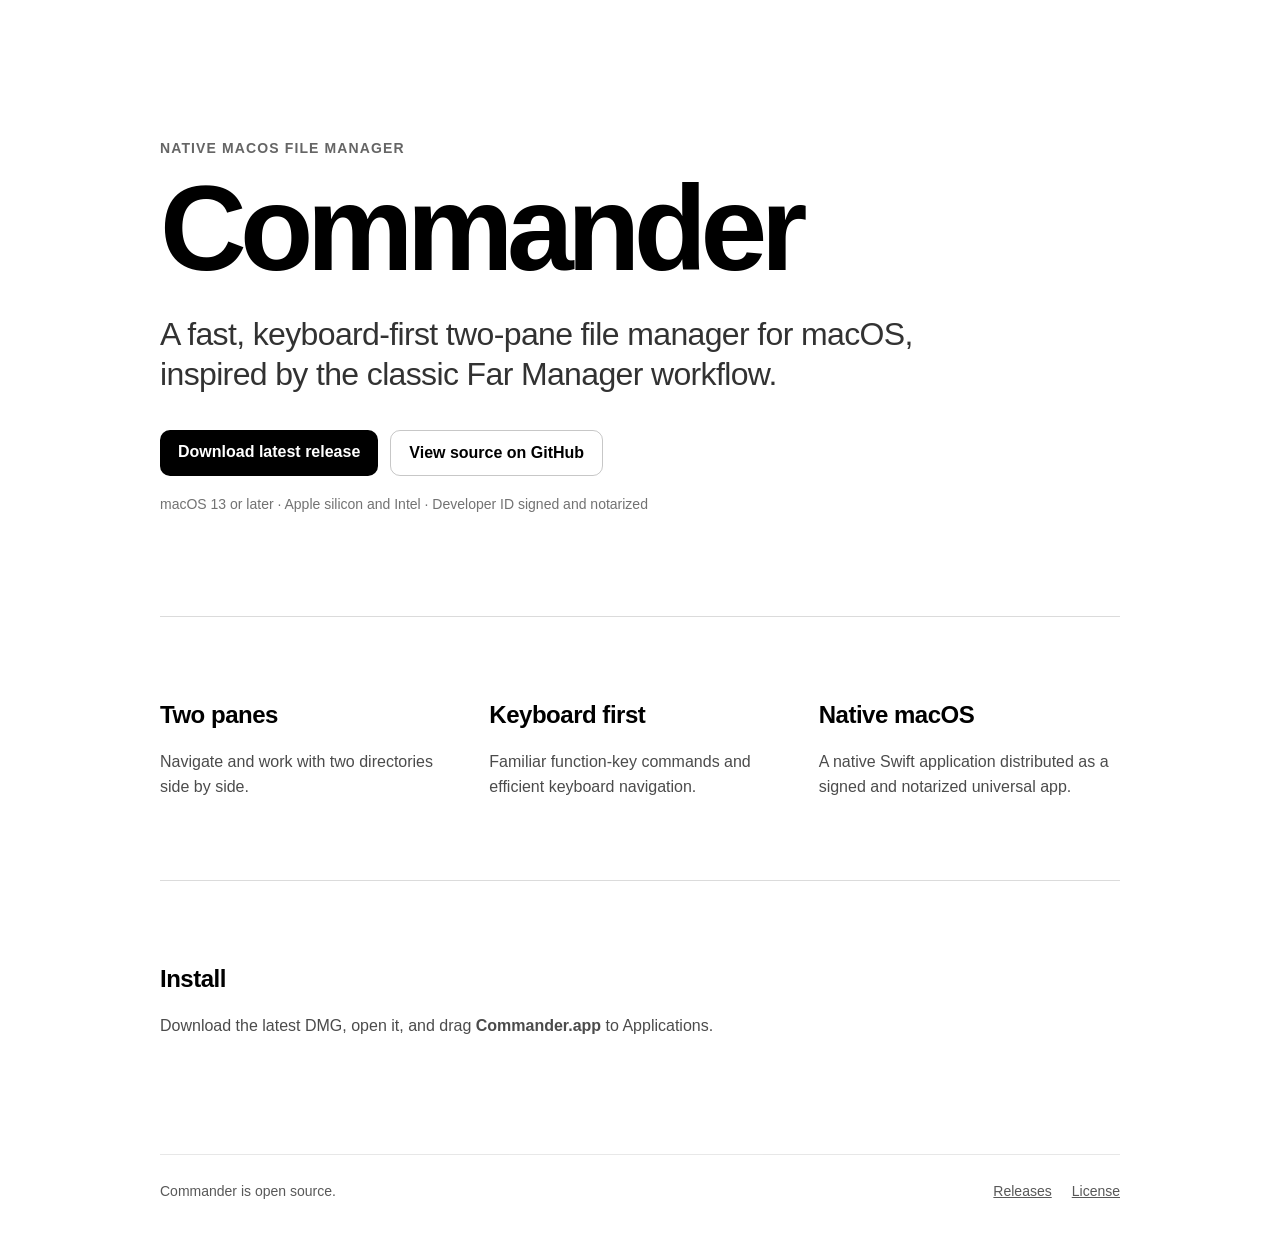
<file: docs/index.html>
<!doctype html>
<html lang="en">
<head>
  <meta charset="utf-8">
  <meta name="viewport" content="width=device-width, initial-scale=1">
  <meta name="description" content="Commander — a native two-pane file manager for macOS.">
  <title>Commander — File Manager for macOS</title>
  <link rel="stylesheet" href="style.css">
</head>
<body>
  <main>
    <section class="hero">
      <p class="eyebrow">Native macOS file manager</p>
      <h1>Commander</h1>
      <p class="lead">A fast, keyboard-first two-pane file manager for macOS, inspired by the classic Far Manager workflow.</p>
      <div class="actions">
        <a class="primary" href="https://github.com/inikolaev/commander/releases/latest">Download latest release</a>
        <a class="secondary" href="https://github.com/inikolaev/commander">View source on GitHub</a>
      </div>
      <p class="meta">macOS 13 or later · Apple silicon and Intel · Developer ID signed and notarized</p>
    </section>

    <section class="features">
      <article>
        <h2>Two panes</h2>
        <p>Navigate and work with two directories side by side.</p>
      </article>
      <article>
        <h2>Keyboard first</h2>
        <p>Familiar function-key commands and efficient keyboard navigation.</p>
      </article>
      <article>
        <h2>Native macOS</h2>
        <p>A native Swift application distributed as a signed and notarized universal app.</p>
      </article>
    </section>

    <section class="install">
      <h2>Install</h2>
      <p>Download the latest DMG, open it, and drag <strong>Commander.app</strong> to Applications.</p>
    </section>
  </main>
  <footer>
    <span>Commander is open source.</span>
    <a href="https://github.com/inikolaev/commander/releases">Releases</a>
    <a href="https://github.com/inikolaev/commander/blob/main/LICENSE">License</a>
  </footer>
</body>
</html>
</file>
<file: docs/style.css>
:root {
  color-scheme: light dark;
  font-family: -apple-system, BlinkMacSystemFont, "SF Pro Text", "Helvetica Neue", sans-serif;
  background: Canvas;
  color: CanvasText;
}
* { box-sizing: border-box; }
body { margin: 0; }
main, footer { width: min(960px, calc(100% - 40px)); margin: 0 auto; }
.hero { padding: 14vh 0 10vh; max-width: 760px; }
.eyebrow { font-size: 14px; font-weight: 650; letter-spacing: .08em; text-transform: uppercase; opacity: .6; }
h1 { font-size: clamp(64px, 12vw, 120px); letter-spacing: -.055em; line-height: .9; margin: 18px 0 28px; }
.lead { font-size: clamp(22px, 4vw, 32px); line-height: 1.25; letter-spacing: -.02em; opacity: .8; }
.actions { display: flex; gap: 12px; flex-wrap: wrap; margin: 36px 0 20px; }
.actions a { padding: 13px 18px; border-radius: 10px; text-decoration: none; font-weight: 600; }
.primary { background: CanvasText; color: Canvas; }
.secondary { border: 1px solid color-mix(in srgb, CanvasText 22%, transparent); color: CanvasText; }
.meta { font-size: 14px; opacity: .55; }
.features { display: grid; grid-template-columns: repeat(3, 1fr); gap: 28px; padding: 64px 0; border-top: 1px solid color-mix(in srgb, CanvasText 14%, transparent); }
.features h2, .install h2 { letter-spacing: -.02em; }
.features p, .install p { line-height: 1.6; opacity: .7; }
.install { padding: 64px 0 100px; border-top: 1px solid color-mix(in srgb, CanvasText 14%, transparent); }
footer { display: flex; gap: 20px; flex-wrap: wrap; padding: 28px 0 48px; border-top: 1px solid color-mix(in srgb, CanvasText 14%, transparent); font-size: 14px; opacity: .65; }
footer span { margin-right: auto; }
footer a { color: inherit; }
@media (max-width: 680px) {
  .features { grid-template-columns: 1fr; }
  .hero { padding-top: 10vh; }
}
</file>
